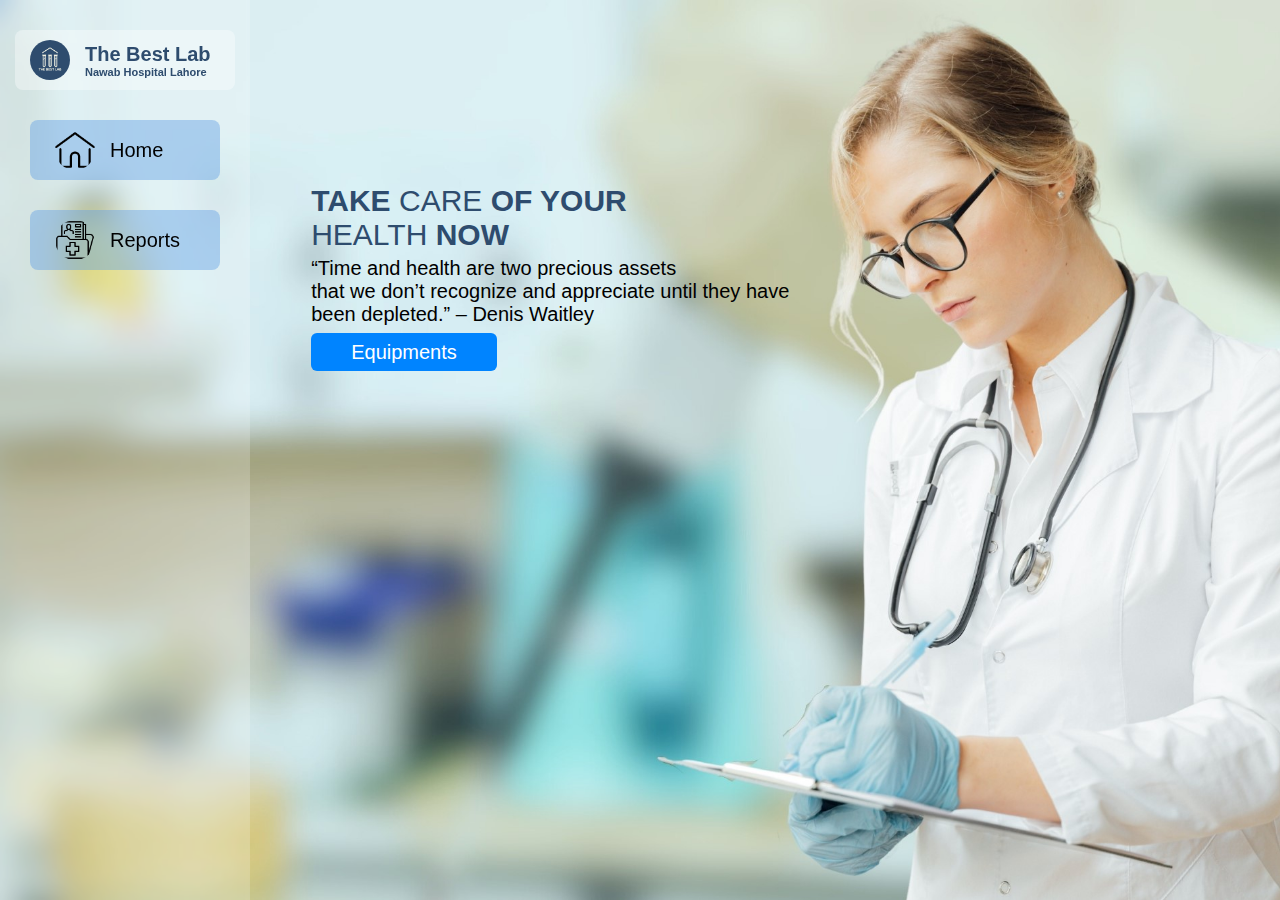
<file: index.html>
<!DOCTYPE html>
<html lang="en">

<head>
    <meta charset="UTF-8">
    <meta name="viewport" content="width=device-width, initial-scale=1.0">
    <link rel="stylesheet" href="style.css">
    <link rel="icon" href="Pics/iconn.jpg" type="image/x-icon">
    <link href="https://cdn.jsdelivr.net/npm/bootstrap@5.3.1/dist/css/bootstrap.min.css" rel="stylesheet"
        integrity="sha384-4bw+/aepP/YC94hEpVNVgiZdgIC5+VKNBQNGCHeKRQN+PtmoHDEXuppvnDJzQIu9" crossorigin="anonymous">
    <title>The Best Lab</title>
</head>

<body>
    <!-- Header Start -->
    <div class="header">
        <div class="side-nav">
            <div class="user">
                <img src="Pics/iconn.jpg" class="user-img">
                <div>
                    <h2>The Best Lab</h2>
                    <p>Nawab Hospital Lahore</p>
                </div>
            </div>
            <!-- Header Start -->

            <!-- Home Navbar Start -->
            <ul>
                <li class="home" style="background-color: rgba(27, 115, 216, 0.301);backdrop-filter: blur(5px);padding: 10px;
                border-radius: 8px;"><img src="Pics/home.png" alt=""><a href="#">Home</a></li>
                <li class="reports"
                    style="background-color: rgba(27, 115, 216, 0.301);backdrop-filter: blur(5px);padding: 10px; border-radius: 8px;">
                    <img src="Pics/patient.png" alt=""><a href="Report.html">Reports</a></li>

        </div>
        <!-- Home Navbar End -->

        <!-- Home Costomization Start -->

        <div class="body">
            <div class="h-txt">
                <p><b>TAKE </b>CARE <b>OF YOUR <br></b>HEALTH <b>NOW</b></p>
                <blockquote>“Time and health are two precious assets <br> that we don’t recognize and appreciate until
                    they have <br> been depleted.” – Denis Waitley </blockquote>
            </div>
            <div class="table">
                <a href="Learn/Learn.html">Equipments</a>
            </div>
        </div>

        <!-- Home Costomization End -->
    </div>
    
</body>

</html>
</file>
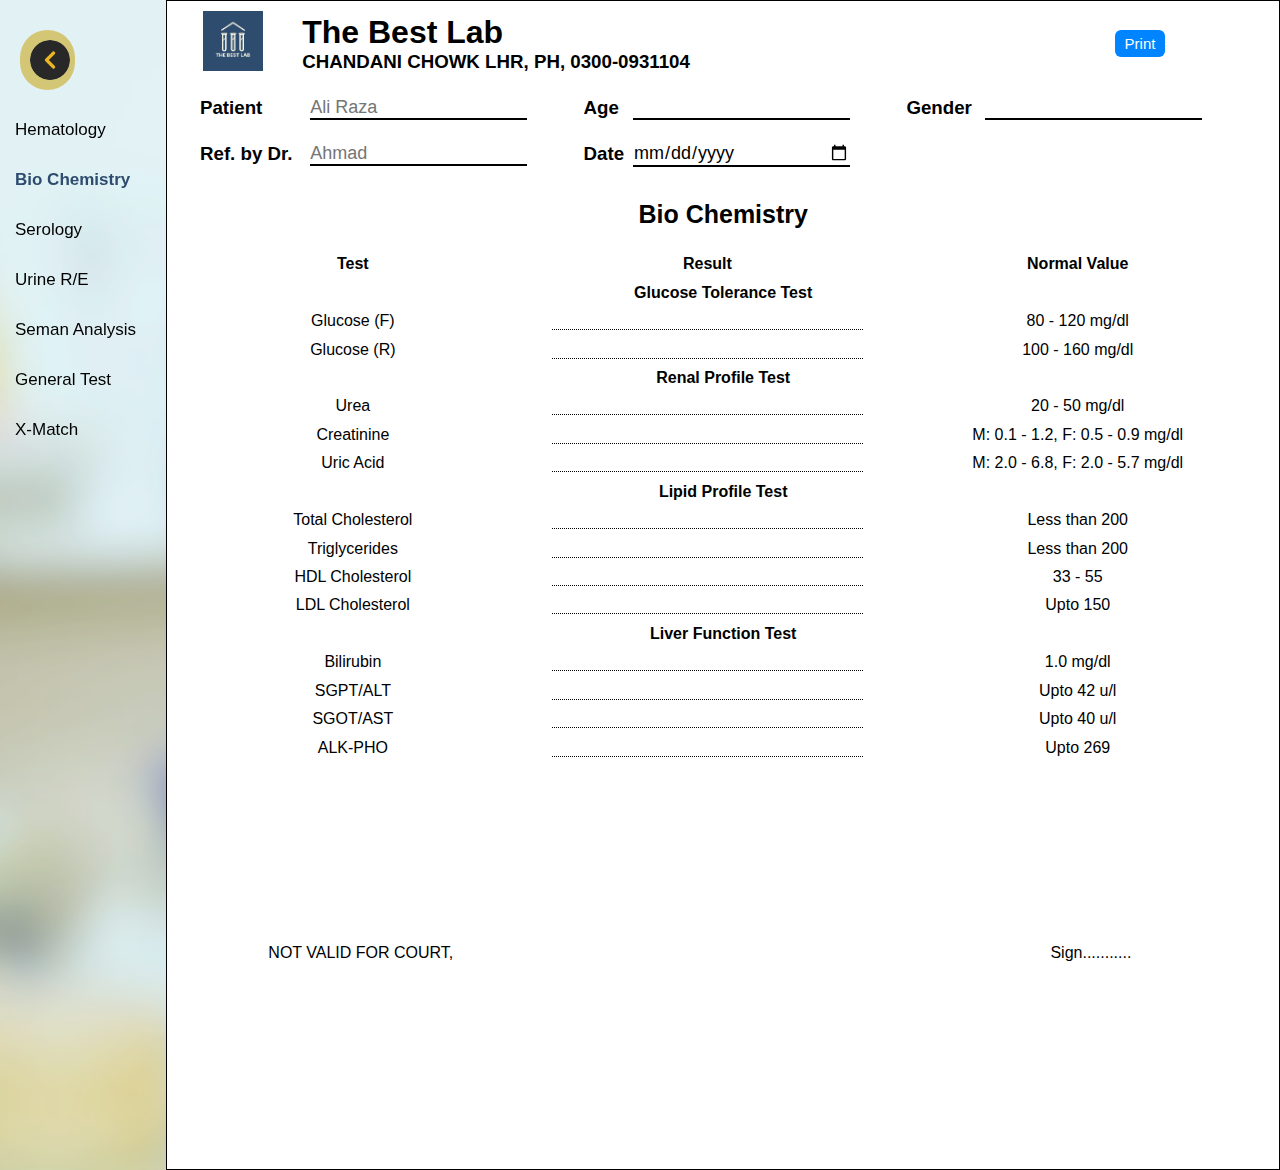
<file: Chemistry.html>
<!DOCTYPE html>
<html lang="en">
    <head>
        <meta charset="UTF-8">
        <meta name="viewport" content="width=device-width, initial-scale=1.0">
        <link rel="stylesheet" href="report.css">
        <link rel = "icon" href = "Pics/iconn.jpg" type = "image/x-icon">
        <title>The Best Lab</title>
    </head>
<body>
    <div class="main">
        <div class="side-nav">
            <div class="back">
                <a href="Report.html"><img src="../Pics/back.png" alt="">
                </a>
            </div>
            <ul>
                <li class="link"><a href="Hematology.html">Hematology</a></li>
                <li><a href="Chemistry.html" style="color: #2E4C6E; font-weight: 600;">Bio Chemistry</a></li>
                <li><a href="Serology.html">Serology</a></li>
                <li><a href="Urine.html">Urine R/E</a></li>
                <li><a href="Seman.html">Seman Analysis</a></li>
                <li><a href="General.html">General Test</a></li>
                <li><a href="Match.html">X-Match</a></li>
            </ul>
        </div>
        <div class="container">
            <table border="0" width="100%" height="6%" align="center" class="head">
                <tr>
                    <td width="10%">
                        <img src="../Pics/iconn.jpg" alt="">
                    </td>
                    <td width="70%"><h1>The Best Lab</h1>
                        <h3>CHANDANI CHOWK LHR, PH, 0300-0931104</h3>
                    </td>
                    <td><Button onclick="window.print();" class="btn">Print</Button></td>
                </tr>   
            </table>
            <table border="0" width="100%" height="8%" align="left" class="entry">
                <tr class="info">
                <td><h3>Patient</h3></td>
                <td><h3><input type="text" placeholder="Ali Raza"></h3></td>
                <td><h3>Age</h3></td>
                <td><h3><input type="text"></h3></td>
                <td><h3>Gender</h3></td>
                <td><h3><input type="text" ></h3></td>
                </tr>
                <tr class="info">
                <td><h3>Ref. by Dr.</h3></td>
                <td><h3><input type="text" placeholder="Ahmad"></h3></td>
                <td><h3>Date</h3></td>
                <td><h3><input type="date"></h3></td>
                </tr>
                </table>
                <br><br>
                <table border="0" border-radius="5px" width="100%" height="50%" align="left" class="data">
                    <tr>
                        <td colspan="3" id="t1"><b>Bio Chemistry</b></td></tr>
                        <tr class="data1">
                        <td width="30%"><b>Test</b></td>
                        <td width="37%" align="center"><b>Result</b></td>
                        <td width="33%" align="center"><b>Normal Value</b></td>
                    </tr>
                    <tr>
                        <td colspan="3"><b>Glucose Tolerance Test</b></td>
                    </tr>
                    <tr>
                        <td>Glucose (F)</td>
                        <td id="txt"><input type="text"></td>
                        <td>80 - 120 mg/dl</td>
                    </tr>
                    <tr>
                        <td>Glucose (R)</td>
                        <td id="txt"><input type="text"></td>
                        <td>100 - 160 mg/dl</td>
                    </tr>
                    <tr>
                        <td colspan="3"><b>Renal Profile Test</b></td>
                    </tr>
                    <tr>
                        <td>Urea</td>
                        <td id="txt"><input type="text"></td>
                        <td>20 - 50 mg/dl</td>
                    </tr>
                    <tr>
                        <td>Creatinine</td>
                        <td id="txt"><input type="text"></td>
                        <td>M: 0.1 - 1.2, F: 0.5 - 0.9 mg/dl</td>
                    </tr>
                    <tr>
                        <td>Uric Acid</td>
                        <td id="txt"><input type="text"></td>
                        <td>M: 2.0 - 6.8, F: 2.0 - 5.7 mg/dl</td>
                    </tr>
                    <tr>
                        <td colspan="3"><b>Lipid Profile Test</b></td>
                    </tr>
                    <tr>
                        <td>Total Cholesterol</td>
                        <td id="txt"><input type="text"></td>
                        <td>Less than 200</td>
                    </tr>
                    <tr>
                        <td>Triglycerides</td>
                        <td id="txt"><input type="text"></td>
                        <td>Less than 200</td>
                    </tr>
                    <tr>
                        <td>HDL Cholesterol</td>
                        <td id="txt"><input type="text"></td>
                        <td>33 - 55</td>
                    </tr>
                    <tr>
                        <td>LDL Cholesterol</td>
                        <td id="txt"><input type="text"></td>
                        <td>Upto 150</td>
                    </tr>
                    <tr>
                        <td colspan="3"><b>Liver Function Test</b></td>
                    </tr>
                    <tr>
                        <td>Bilirubin</td>
                        <td id="txt"><input type="text"></td>
                        <td>1.0 mg/dl</td>
                    </tr>
                    <tr>
                        <td>SGPT/ALT</td>
                        <td id="txt"><input type="text"></td>
                        <td>Upto 42 u/l</td>
                    </tr>
                    <tr>
                        <td>SGOT/AST</td>
                        <td id="txt"><input type="text"></td>
                        <td>Upto 40 u/l</td>
                    </tr>
                    <tr>
                        <td>ALK-PHO</td>
                        <td id="txt"><input type="text"></td>
                        <td>Upto 269</td>
                    </tr>
                </table><br>
                <table border="0" width="100%" height="11%" align="center" class="foot">
                    <tr>
                        <td colspan="3">&nbsp;</td>
                    </tr>
                    <tr>
                        <td colspan="3">&nbsp;</td>
                    </tr>
                    <tr>
                        <td colspan="3">&nbsp;</td>
                    </tr>
                    <tr>
                        <td colspan="3">&nbsp;</td>
                    </tr>
                    <tr>
                        <td colspan="3">&nbsp;</td>
                    </tr>
                    <tr>
                        <td colspan="3">&nbsp;</td>
                    </tr>
                    <tr>
                        <td colspan="3">&nbsp;</td>
                    </tr>
                    <tr>
                        <td colspan="3">&nbsp;</td>
                    </tr>
                    <tr>
                        <td colspan="3">&nbsp;</td>
                    </tr>
                    <tr>
                        <td><p style="text-align: left;padding-left: 10%;">NOT VALID FOR COURT,</p></td>
                        <td><p>Sign...........</p></td>
                    </tr>
            </table>
        </div>
    </div>
</body>
</html>
</file>
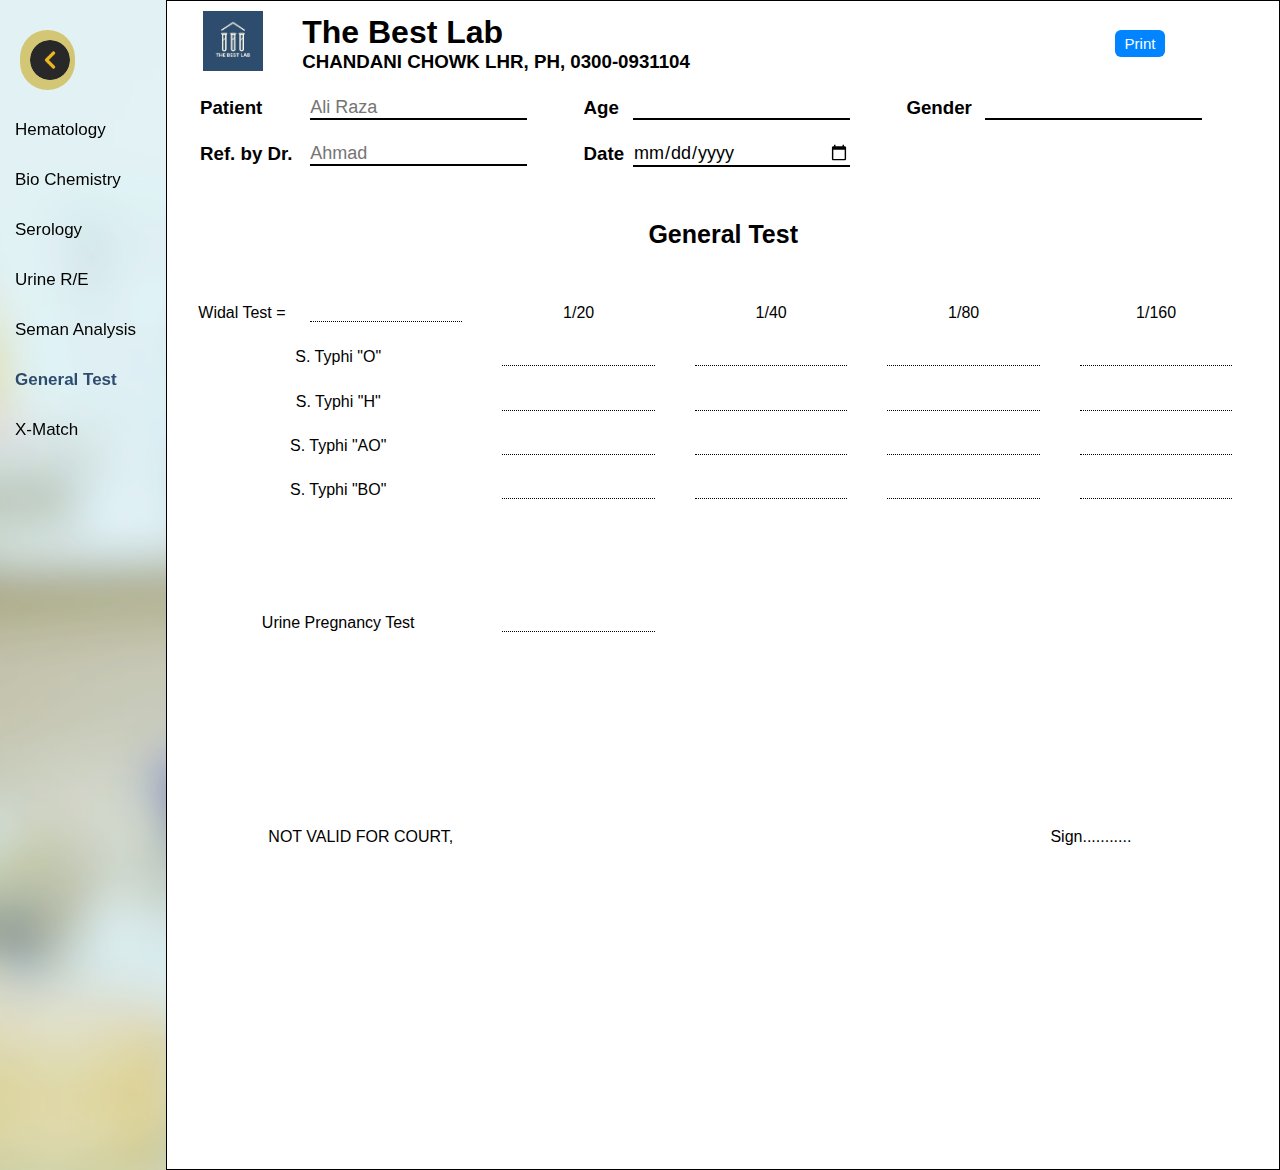
<file: General.html>
<!DOCTYPE html>
<html lang="en">
    <head>
        <meta charset="UTF-8">
        <meta name="viewport" content="width=device-width, initial-scale=1.0">
        <link rel="stylesheet" href="report.css">
        <link rel = "icon" href = "Pics/iconn.jpg" type = "image/x-icon">
        <title>The Best Lab</title>
    </head>
<body>
    <div class="main">
        <div class="side-nav">
            <div class="back">
                <a href="Report.html"><img src="../Pics/back.png" alt="">
                </a>
            </div>
            <ul>
                <li class="link"><a href="Hematology.html">Hematology</a></li>
                <li><a href="Chemistry.html">Bio Chemistry</a></li>
                <li><a href="Serology.html">Serology</a></li>
                <li><a href="Urine.html">Urine R/E</a></li>
                <li><a href="Seman.html">Seman Analysis</a></li>
                <li><a href="General.html" style="color: #2E4C6E; font-weight: 600;">General Test</a></li>
                <li><a href="Match.html">X-Match</a></li>
            </ul>
        </div>
        <div class="container">
            <table border="0" width="100%" height="6%" align="center" class="head">
                <tr>
                    <td width="10%">
                        <img src="../Pics/iconn.jpg" alt="">
                    </td>
                    <td width="70%"><h1>The Best Lab</h1>
                        <h3>CHANDANI CHOWK LHR, PH, 0300-0931104</h3>
                    </td>
                    <td><Button onclick="window.print();" class="btn">Print</Button></td>
                </tr>   
            </table>
            <table border="0" width="100%" height="8%" align="left" class="entry">
                <tr class="info">
                <td><h3>Patient</h3></td>
                <td><h3><input type="text" placeholder="Ali Raza"></h3></td>
                <td><h3>Age</h3></td>
                <td><h3><input type="text"></h3></td>
                <td><h3>Gender</h3></td>
                <td><h3><input type="text" ></h3></td>
                </tr>
                <tr class="info">
                <td><h3>Ref. by Dr.</h3></td>
                <td><h3><input type="text" placeholder="Ahmad"></h3></td>
                <td><h3>Date</h3></td>
                <td><h3><input type="date"></h3></td>
                </tr>
                </table>
                <br><br>
                <table border="0" border-radius="5px" width="100%" height="40%" align="left" class="data">
                    <tr>
                        <td colspan="6" id="t1"><b>General Test</b></td>
                    </tr>
                    
                    <tr>
                        <td><p>Widal Test = </p></td>
                        <td><input type="text"></td>
                        <td>1/20</td>
                        <td>1/40</td>
                        <td>1/80</td>
                        <td>1/160</td>
                    </tr>
                    <tr>
                        <td colspan="2">S. Typhi "O"</td>
                        <td id="txt"><input type="text"></td>
                        <td id="txt"><input type="text"></td>
                        <td id="txt"><input type="text"></td>
                        <td id="txt"><input type="text"></td>
                    </tr>
                    <tr>
                        <td colspan="2">S. Typhi "H"</td>
                        <td id="txt"><input type="text"></td>
                        <td id="txt"><input type="text"></td>
                        <td id="txt"><input type="text"></td>
                        <td id="txt"><input type="text"></td>
                    </tr>
                    <tr>
                        <td colspan="2">S. Typhi "AO"</td>
                        <td id="txt"><input type="text"></td>
                        <td id="txt"><input type="text"></td>
                        <td id="txt"><input type="text"></td>
                        <td id="txt"><input type="text"></td>
                    </tr>
                    <tr>
                        <td colspan="2">S. Typhi "BO"</td>
                        <td id="txt"><input type="text"></td>
                        <td id="txt"><input type="text"></td>
                        <td id="txt"><input type="text"></td>
                        <td id="txt"><input type="text"></td>
                    </tr>
                    <tr>
                        <td>&nbsp;</td>
                    </tr>
                    <tr>
                        <td>&nbsp;</td>
                    </tr>
                    <tr>
                        <td colspan="2">Urine Pregnancy Test</td>
                        <td id="txt"><input type="text"></td>
                    </tr>
                </table><br>
                <table border="0" width="100%" height="11%" align="center" class="foot">
                    <tr>
                        <td colspan="3">&nbsp;</td>
                    </tr>
                    <tr>
                        <td colspan="3">&nbsp;</td>
                    </tr>
                    <tr>
                        <td colspan="3">&nbsp;</td>
                    </tr>
                    <tr>
                        <td colspan="3">&nbsp;</td>
                    </tr>
                    <tr>
                        <td colspan="3">&nbsp;</td>
                    </tr>
                    <tr>
                        <td colspan="3">&nbsp;</td>
                    </tr>
                    <tr>
                        <td colspan="3">&nbsp;</td>
                    </tr>
                    <tr>
                        <td colspan="3">&nbsp;</td>
                    </tr>
                    <tr>
                        <td colspan="3">&nbsp;</td>
                    </tr>
                    <tr>
                        <td><p style="text-align: left;padding-left: 10%;">NOT VALID FOR COURT,</p></td>
                        <td><p>Sign...........</p></td>
                    </tr>
            </table>
        </div>
    </div>
</body>
</html>
</file>
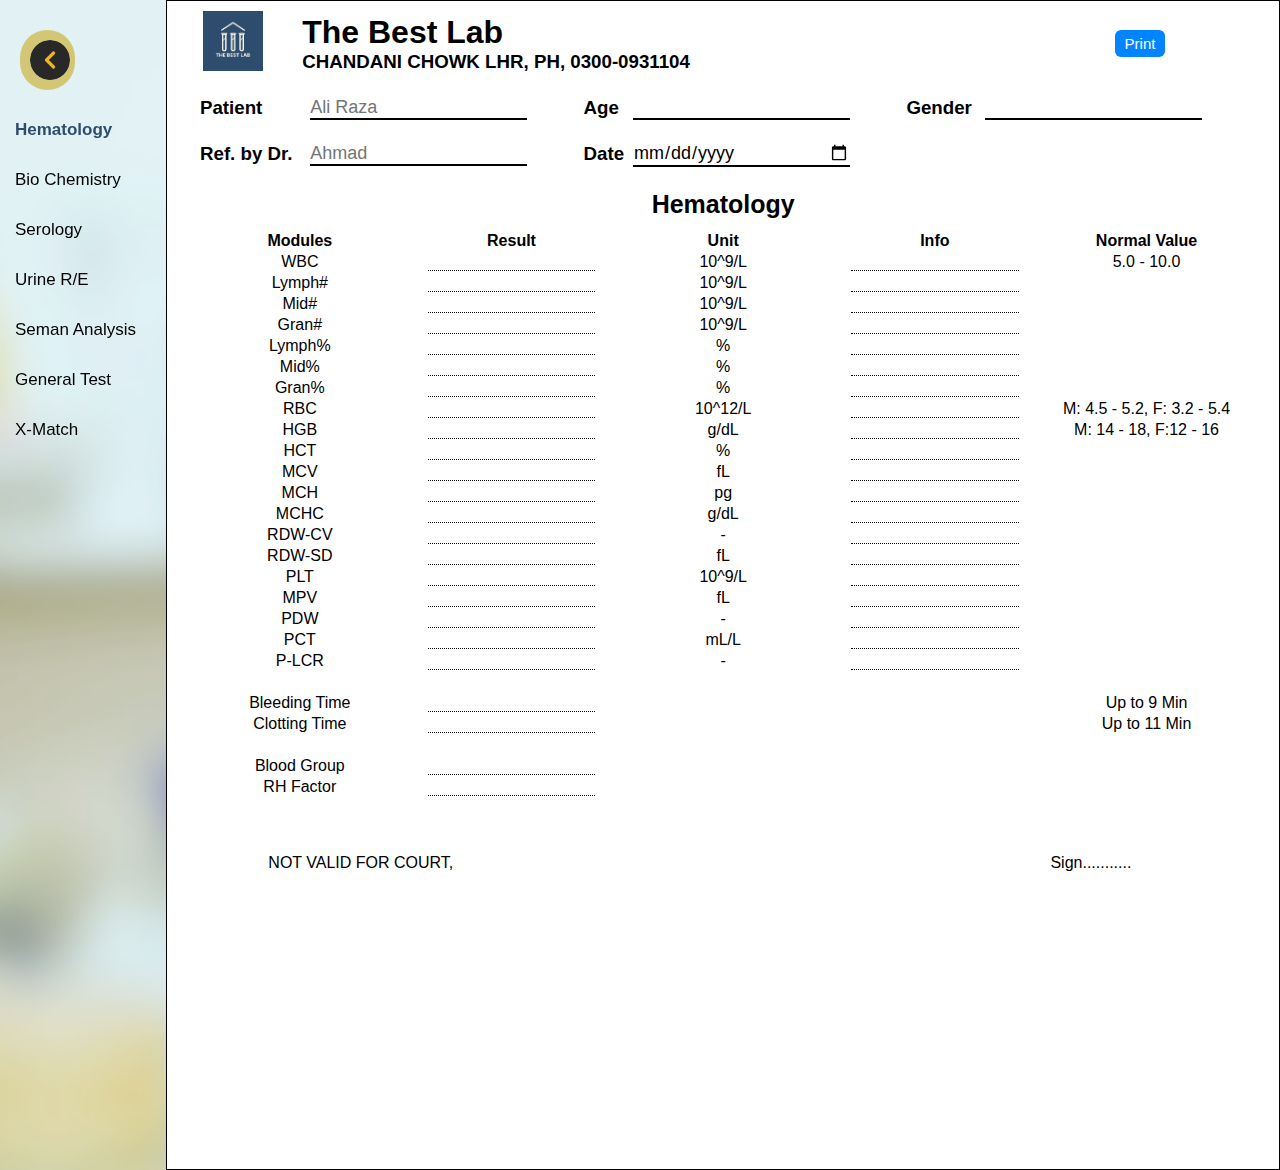
<file: Hematology.html>
<!DOCTYPE html>
<html lang="en">
    <head>
        <meta charset="UTF-8">
        <meta name="viewport" content="width=device-width, initial-scale=1.0">
        <link rel="stylesheet" href="report.css">
        <link rel = "icon" href = "Pics/iconn.jpg" type = "image/x-icon">
        <title>The Best Lab</title>
    </head>
<body>
    <div class="main">
        <div class="side-nav">
            <!-- Back Button -->
            <div class="back">
                <a href="Report.html"><img src="../Pics/back.png" alt="">
                </a>
            </div>

            <!-- Navbar -->
            <ul>
                <li class="link"><a href="Hematology.html" style="color: #2E4C6E; font-weight: 600;">Hematology</a></li>
                <li><a href="Chemistry.html">Bio Chemistry</a></li>
                <li><a href="Serology.html">Serology</a></li>
                <li><a href="Urine.html">Urine R/E</a></li>
                <li><a href="Seman.html">Seman Analysis</a></li>
                <li><a href="General.html">General Test</a></li>
                <li><a href="Match.html">X-Match</a></li>
            </ul>
        </div>
        <div class="container">
            <!-- Header work -->
            <table border="0" width="100%" height="6%" align="center" class="head">
                <tr>
                    <td width="10%">
                        <img src="../Pics/iconn.jpg" alt="">
                    </td>
                    <td width="70%"><h1>The Best Lab</h1>
                        <h3>CHANDANI CHOWK LHR, PH, 0300-0931104</h3>
                    </td>
                    <td><Button onclick="window.print();" class="btn">Print</Button></td>
                </tr>   
            </table>

            <!-- Info Collection -->
            <table border="0" width="100%" height="8%" align="left" class="entry">
                <tr class="info">
                <td><h3>Patient</h3></td>
                <td><h3><input type="text" placeholder="Ali Raza"></h3></td>
                <td><h3>Age</h3></td>
                <td><h3><input type="text"></h3></td>
                <td><h3>Gender</h3></td>
                <td><h3><input type="text" ></h3></td>
                </tr>
                <tr class="info">
                <td><h3>Ref. by Dr.</h3></td>
                <td><h3><input type="text" placeholder="Ahmad"></h3></td>
                <td><h3>Date</h3></td>
                <td><h3><input type="date"></h3></td>
                </tr>
                </table>
                <br>

                <!-- Report Body -->
                <table border="0" border-radius="5px" width="100%" height="25%" align="left" class="data">
                    <tr>
                        <td colspan="5" id="t1"><b>Hematology</b></td></tr>
                        <tr class="data1">
                        <td width="20%"><b>Modules</b></td>
                        <td width="20%" align="center"><b>Result</b></td>
                        <td width="20%" align="center"><b>Unit</b></td>
                        <td width="20%" align="center"><b>Info</b></td>
                        <td width="20%" align="center"><b>Normal Value</b></td>
                    </tr>
                    <tr>
                        <td>WBC</td>
                        <td id="txt"><input type="text"></td>
                        <td>10^9/L</td>
                        <td id="txt"><input type="text"></td>
                        <td>5.0 - 10.0</td>
                    </tr>
                    <tr>
                        <td>Lymph#</td>
                        <td id="txt"><input type="text"></td>
                        <td>10^9/L</td>
                        <td id="txt"><input type="text"></td>
                    </tr>
                    <tr>
                        <td>Mid#</td>
                        <td id="txt"><input type="text"></td>
                        <td>10^9/L</td>
                        <td id="txt"><input type="text"></td>
                    </tr>
                    <tr>
                        <td>Gran#</td>
                        <td id="txt"><input type="text"></td>
                        <td>10^9/L</td>
                        <td id="txt"><input type="text"></td>
                    </tr>
                    <tr>
                        <td>Lymph%</td>
                        <td id="txt"><input type="text"></td>
                        <td>%</td>
                        <td id="txt"><input type="text"></td>
                    </tr>
                    <tr>
                        <td>Mid%</td>
                        <td id="txt"><input type="text"></td>
                        <td>%</td>
                        <td id="txt"><input type="text"></td>
                    </tr>
                    <tr>
                        <td>Gran%</td>
                        <td id="txt"><input type="text"></td>
                        <td>%</td>
                        <td id="txt"><input type="text"></td>
                    </tr>
                    <tr>
                        <td>RBC</td>
                        <td id="txt"><input type="text"></td>
                        <td>10^12/L</td>
                        <td id="txt"><input type="text"></td>
                        <td>M: 4.5 - 5.2, F: 3.2 - 5.4</td>
                    </tr>
                    <tr>
                        <td>HGB</td>
                        <td id="txt"><input type="text"></td>
                        <td>g/dL</td>
                        <td id="txt"><input type="text"></td>
                        <td>M: 14 - 18, F:12 - 16</td>
                    </tr>
                    <tr>
                        <td>HCT</td>
                        <td id="txt"><input type="text"></td>
                        <td>%</td>
                        <td id="txt"><input type="text"></td>
                    </tr>
                    <tr>
                        <td>MCV</td>
                        <td id="txt"><input type="text"></td>
                        <td>fL</td>
                        <td id="txt"><input type="text"></td>
                    </tr>
                    <tr>
                        <td>MCH</td>
                        <td id="txt"><input type="text"></td>
                        <td>pg</td>
                        <td id="txt"><input type="text"></td>

                    </tr>
                    <tr>
                        <td>MCHC</td>
                        <td id="txt"><input type="text"></td>
                        <td>g/dL</td>
                        <td id="txt"><input type="text"></td>
                    </tr>
                    <tr>
                        <td>RDW-CV</td>
                        <td id="txt"><input type="text"></td>
                        <td>-</td>
                        <td id="txt"><input type="text"></td>
                    </tr>
                    <tr>
                        <td>RDW-SD</td>
                        <td id="txt"><input type="text"></td>
                        <td>fL</td>
                        <td id="txt"><input type="text"></td>
                    </tr>
                    <tr>
                        <td>PLT</td>
                        <td id="txt"><input type="text"></td>
                        <td>10^9/L</td>
                        <td id="txt"><input type="text"></td>
                    </tr>
                    <tr>
                        <td>MPV</td>
                        <td id="txt"><input type="text"></td>
                        <td>fL</td>
                        <td id="txt"><input type="text"></td>
                    </tr>
                    <tr>
                        <td>PDW</td>
                        <td id="txt"><input type="text"></td>
                        <td>-</td>
                        <td id="txt"><input type="text"></td>
                    </tr>
                    <tr>
                        <td>PCT</td>
                        <td id="txt"><input type="text"></td>
                        <td>mL/L</td>
                        <td id="txt"><input type="text"></td>
                    </tr>
                    <tr>
                        <td>P-LCR</td>
                        <td id="txt"><input type="text"></td>
                        <td>-</td>
                        <td id="txt"><input type="text"></td>
                    </tr>
                    <tr>
                        <td colspan="3">&nbsp;</td>
                    </tr>
                    <tr>
                        <td>Bleeding Time</td>
                        <td id="txt"><input type="text"></td>
                        <td>&nbsp;</td>
                        <td>&nbsp;</td>
                        <td>Up to 9 Min</td>
                    </tr>
                    <tr>
                        <td>Clotting Time</td>
                        <td id="txt"><input type="text"></td>
                        <td>&nbsp;</td>
                        <td>&nbsp;</td>
                        <td>Up to 11 Min</td>
                    </tr>
                    <tr>
                        <td colspan="5">&nbsp;</td>
                    </tr>
                    <tr>
                        <td>Blood Group</td>
                        <td id="txt"><input type="text"></td>
                        <td></td>
                    </tr>
                    <tr>
                        <td>RH Factor</td>
                        <td id="txt"><input type="text"></td>
                        <td></td>
                    </tr>
                </table><br>

                <!-- Footer -->
                <table border="0" width="100%" height="11%" align="center" class="foot">
                    <tr>
                        <td><p style="text-align: left;padding-left: 10%;">NOT VALID FOR COURT,</p></td>
                        <td><p>Sign...........</p></td>
                    </tr>
            </table>
        </div>
    </div>
</body>
</html>
</file>
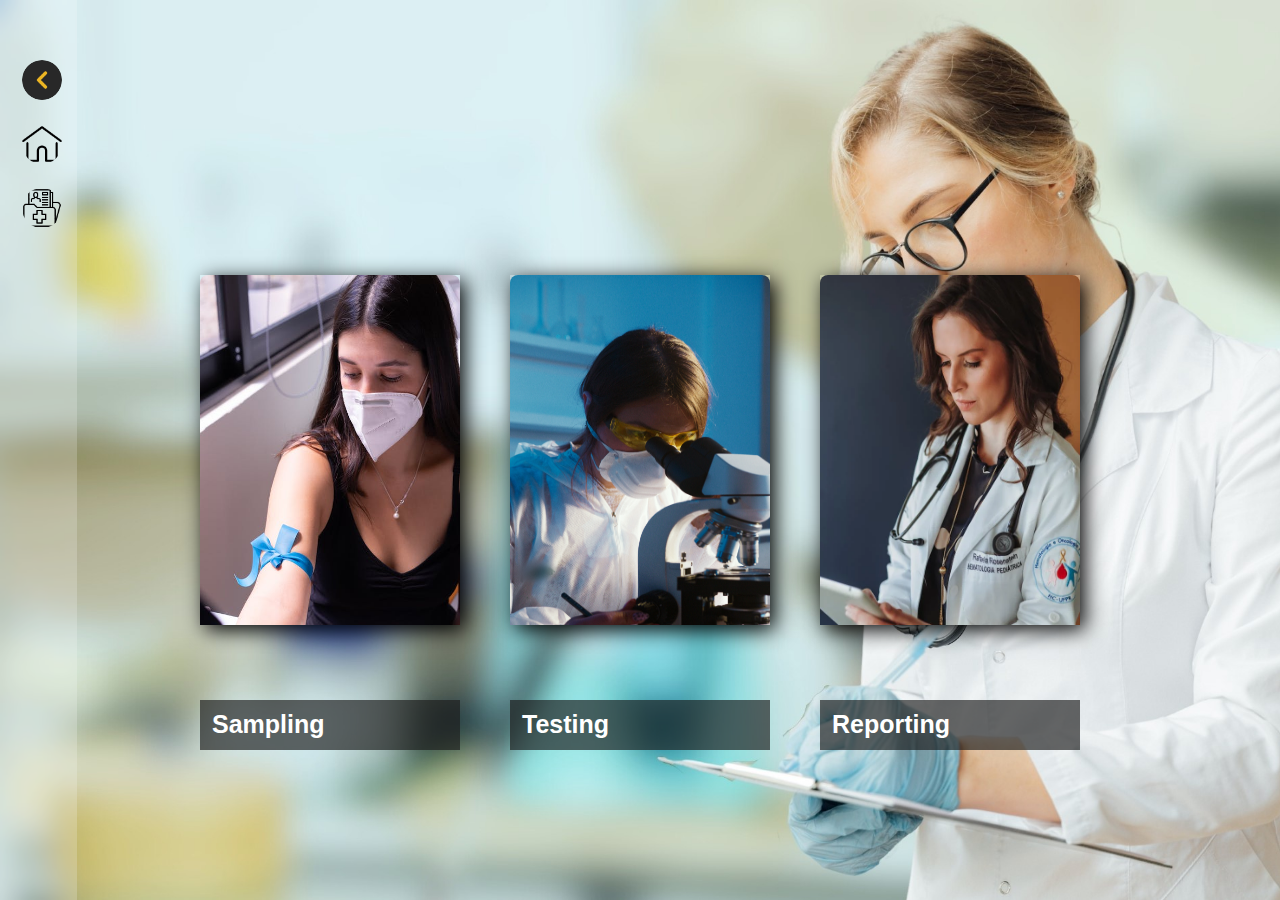
<file: Learn.html>
<!DOCTYPE html>
<html lang="en">
    <head>
        <meta charset="UTF-8">
        <meta name="viewport" content="width=device-width, initial-scale=1.0">
        <link rel="stylesheet" href="learn.css">
        <link rel = "icon" href = "../Pics/iconn.jpg" type = "image/x-icon">
        <title>The Best Lab</title>
    </head>
<body>
    <div class="main">
        <div class="side-nav">
            <div class="back">
                <ul>
                    <li><a href="../Pages/Report.html"><img src="../Pics/back.png" alt=""></a></li>
                    <li><a href="../index.html"><img src="../Pics/home.png" alt=""></a></li>
                    <li><a href="../Pages/Report.html"><img src="../Pics/patient.png" alt=""></a></li>
                </ul>
            </div>
        </div>
        <!-- Report Costomization Start -->
        <div class="body">
            <div class="head">
                <div class="container">
                    <div class="card">
                        <img src="../Pics/sample.jpeg" alt="">
                        <div class="intro">
                            <h1>Sampling</h1>
                            <p>Sampling is the first step in Labortary at where Technician take the Blood of patient.</p>
                        </div>
                    </div>
                    <div class="card">
                        <img src="../Pics/test.jpg" alt="">
                        <div class="intro">
                            <h1>Testing</h1>
                            <p>Testing step includes the process step at where a Technician examines the blood properly by doing his job perfectly.</p>
                        </div>
                    </div>
                    <div class="card">
                        <img src="../Pics/report.webp" alt="">
                        <div class="intro">
                            <h1>Reporting</h1>
                            <p>At this step Technician prepare the report of the patient according to the result of blood which he/she studied in Testing.</p>
                        </div>
                    </div>
                </div>
            </div>
        </div>
    </div>
</body>
</html>
</file>
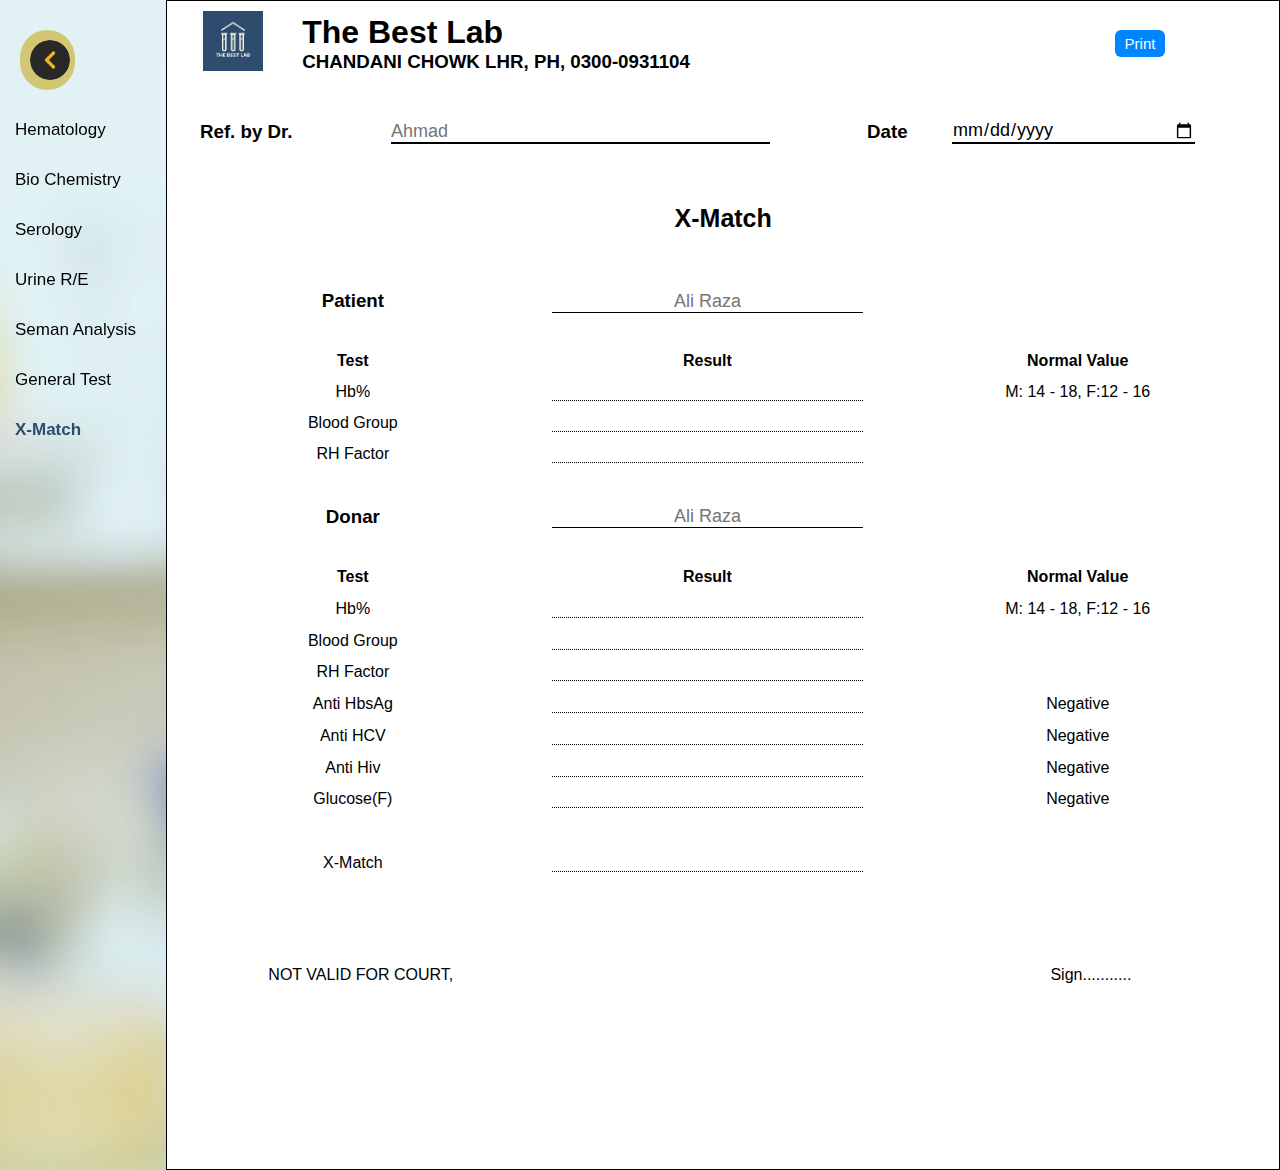
<file: Match.html>
<!DOCTYPE html>
<html lang="en">
    <head>
        <meta charset="UTF-8">
        <meta name="viewport" content="width=device-width, initial-scale=1.0">
        <link rel="stylesheet" href="report.css">
        <link rel = "icon" href = "Pics/iconn.jpg" type = "image/x-icon">
        <title>The Best Lab</title>
    </head>
<body>
    <div class="main">
        <div class="side-nav">
            <div class="back">
                <a href="Report.html"><img src="../Pics/back.png" alt="">
                </a>
            </div>
            <ul>
                <li class="link"><a href="Hematology.html">Hematology</a></li>
                <li><a href="Chemistry.html">Bio Chemistry</a></li>
                <li><a href="Serology.html">Serology</a></li>
                <li><a href="Urine.html">Urine R/E</a></li>
                <li><a href="Seman.html">Seman Analysis</a></li>
                <li><a href="General.html">General Test</a></li>
                <li><a href="Match.html" style="color: #2E4C6E; font-weight: 600;">X-Match</a></li>
            </ul>
        </div>
        <div class="container">
            <table border="0" width="100%" height="6%" align="center" class="head">
                <tr>
                    <td width="10%">
                        <img src="../Pics/iconn.jpg" alt="">
                    </td>
                    <td width="70%"><h1>The Best Lab</h1>
                        <h3>CHANDANI CHOWK LHR, PH, 0300-0931104</h3>
                    </td>
                    <td><Button onclick="window.print();" class="btn">Print</Button></td>
                </tr>   
            </table>
            <table border="0" width="100%" height="8%" align="left" class="entry">
                <tr class="info">
                <td><h3>Ref. by Dr.</h3></td>
                <td><h3><input type="text" placeholder="Ahmad"></h3></td>
                <td><h3>Date</h3></td>
                <td><h3><input type="date"></h3></td>
                </tr>
            </table>
                <br><br>
            <table border="0" border-radius="5px" width="100%" height="25%" align="left" class="data">
                    <tr>
                        <td colspan="6" id="t1"><b>X-Match</b></td>
                    </tr>
                    <tr>
                        <td colspan="6">&nbsp;</td>
                    </tr>
                    <tr class="info">
                        <td><h3>Patient</h3></td>
                        <td><h3><input type="text" placeholder="Ali Raza"></h3></td>
                        
                    </tr>
                    <tr>
                        <td>&nbsp;</td>
                    </tr>
                    <tr class="data1">
                        <td width="30%"><b>Test</b></td>
                        <td width="37%" align="center"><b>Result</b></td>
                        <td width="33%" align="center"><b>Normal Value</b></td>
                    </tr>
                    <tr>
                        <td>Hb%</td>
                        <td id="txt"><input type="text"></td>
                        <td>M: 14 - 18, F:12 - 16</td>
                    </tr>
                    <tr>
                        <td>Blood Group</td>
                        <td id="txt"><input type="text"></td>
                    </tr>
                    <tr>
                        <td>RH Factor</td>
                        <td id="txt"><input type="text"></td>
                    </tr><br>
                    
            </table><br><br>
            <table border="0" border-radius="5px" width="100%" height="35%" align="left" class="data">
                <tr><td colspan="6">&nbsp;</td></tr>
                    <tr class="info">
                        <td><h3>Donar</h3></td>
                        <td><h3><input type="text" placeholder="Ali Raza"></h3></td>
                    </tr>
                    <tr>
                        <td>&nbsp;</td>
                    </tr>
                    <tr class="data1">
                        <td width="30%"><b>Test</b></td>
                        <td width="37%" align="center"><b>Result</b></td>
                        <td width="33%" align="center"><b>Normal Value</b></td>
                    </tr>
                    <tr>
                        <td>Hb%</td>
                        <td id="txt"><input type="text"></td>
                        <td>M: 14 - 18, F:12 - 16</td>
                    </tr>
                    <tr>
                        <td>Blood Group</td>
                        <td id="txt"><input type="text"></td>
                    </tr>
                    <tr>
                        <td>RH Factor</td>
                        <td id="txt"><input type="text"></td>
                    </tr>
                    <tr>
                        <td>Anti HbsAg</td>
                        <td id="txt"><input type="text"></td>
                        <td>Negative</td>
                    </tr>
                    <tr>
                        <td>Anti HCV</td>
                        <td id="txt"><input type="text"></td>
                        <td>Negative</td>
                    </tr>
                    <tr>
                        <td>Anti Hiv</td>
                        <td id="txt"><input type="text"></td>
                        <td>Negative</td>
                    </tr>
                    <tr>
                        <td>Glucose(F)</td>
                        <td id="txt"><input type="text"></td>
                        <td>Negative</td>
                    </tr>
                    <tr>
                        <td>&nbsp;</td>
                    </tr>
                    <tr>
                        <td>X-Match</td>
                        <td id="txt"><input type="text"></td>
                    </tr>
            </table>
            <table border="0" width="100%" height="11%" align="center" class="foot">
                    
                    <tr>
                        <td colspan="3">&nbsp;</td>
                    </tr>
                    <tr>
                        <td><p style="text-align: left;padding-left: 10%;">NOT VALID FOR COURT,</p></td>
                        <td><p>Sign...........</p></td>
                    </tr>
            </table>
        </div>
    </div>
</body>
</html>
</file>
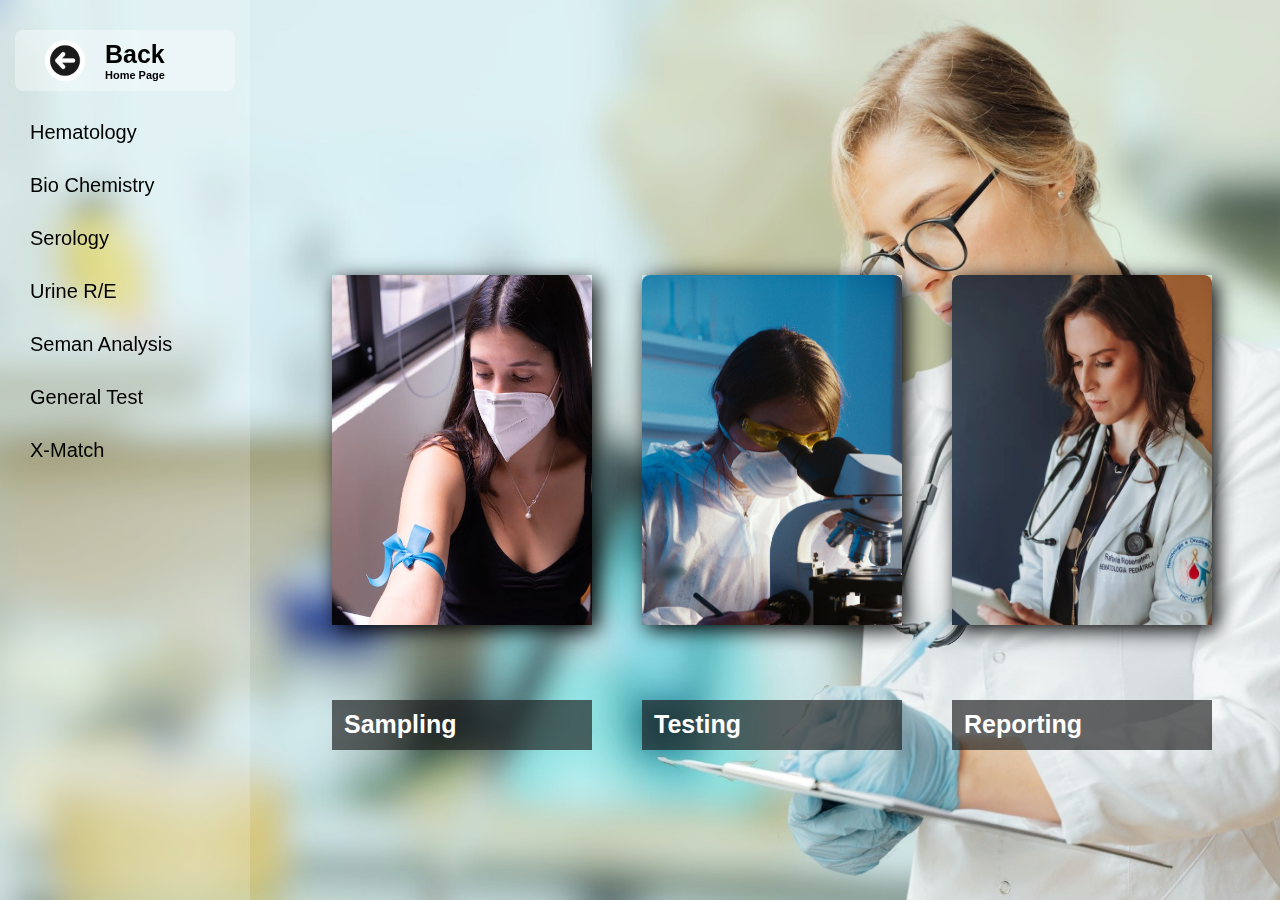
<file: Report.html>
<!DOCTYPE html>
<html lang="en">
    <head>
        <meta charset="UTF-8">
        <meta name="viewport" content="width=device-width, initial-scale=1.0">
        <link rel="stylesheet" href="../style.css">
        <link rel = "icon" href = "Pics/iconn.jpg" type = "image/x-icon">
        <title>The Best Lab</title>
    </head>
<body>
    <div class="header">
        <div class="side-nav">

            <!-- Back Button -->
            <div class="back">
                <a href="index.html"><img src="Pics/back.jpg" alt="">
                <div>
                    <h1>Back</h1>
                    <p>Home Page</p>
                </div>
                </a>
            </div>
            <!-- Nav Start -->
            <ul>
                <li class="link"><a href="Hematology.html">Hematology</a></li>
                <li><a href="Chemistry.html">Bio Chemistry</a></li>
                <li><a href="Serology.html">Serology</a></li>
                <li><a href="Urine.html">Urine R/E</a></li>
                <li><a href="Seman.html">Seman Analysis</a></li>
                <li><a href="General.html">General Test</a></li>
                <li><a href="Match.html">X-Match</a></li>
            </ul>
        </div>
        <!-- Report Costomization Start -->
        <div class="body">
            <div class="head">
                <div class="container">
                    <div class="card">
                        <img src="../Pics/sample.jpeg" alt="">
                        <div class="intro">
                            <h1>Sampling</h1>
                            <p>Sampling is the first step in Labortary at where Technician take the Blood of patient.</p>
                        </div>
                    </div>
                    <div class="card">
                        <img src="../Pics/test.jpg" alt="">
                        <div class="intro">
                            <h1>Testing</h1>
                            <p>Testing step includes the process step at where a Technician examines the blood properly by doing his job perfectly.</p>
                        </div>
                    </div>
                    <div class="card">
                        <img src="../Pics/report.webp" alt="">
                        <div class="intro">
                            <h1>Reporting</h1>
                            <p>At this step Technician prepare the report of the patient according to the result of blood which he/she studied in Testing.</p>
                        </div>
                    </div>
                </div>
            </div>
        </div>
    </div>
</body>
</html>
</file>
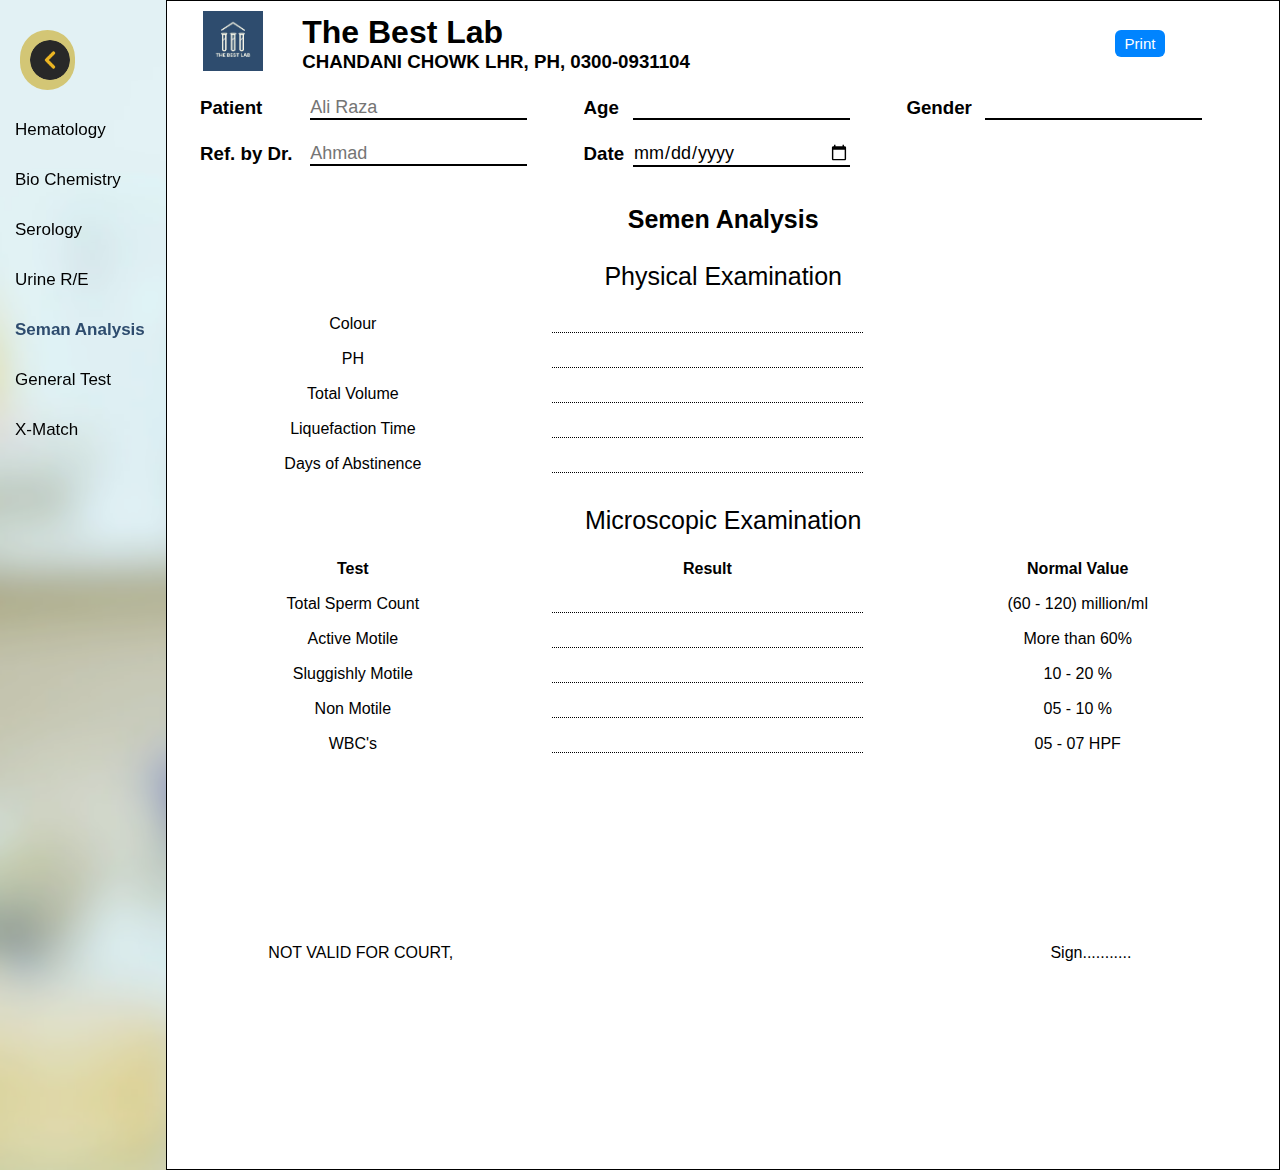
<file: Seman.html>
<!DOCTYPE html>
<html lang="en">
    <head>
        <meta charset="UTF-8">
        <meta name="viewport" content="width=device-width, initial-scale=1.0">
        <link rel="stylesheet" href="report.css">
        <link rel = "icon" href = "Pics/iconn.jpg" type = "image/x-icon">
        <title>The Best Lab</title>
    </head>
<body>
    <div class="main">
        <div class="side-nav">
            <div class="back">
                <a href="Report.html"><img src="Pics/back.png" alt="">
                </a>
            </div>
            <ul>
                <li class="link"><a href="Hematology.html">Hematology</a></li>
                <li><a href="Chemistry.html">Bio Chemistry</a></li>
                <li><a href="Serology.html">Serology</a></li>
                <li><a href="Urine.html">Urine R/E</a></li>
                <li><a href="Seman.html" style="color: #2E4C6E; font-weight: 600;">Seman Analysis</a></li>
                <li><a href="General.html">General Test</a></li>
                <li><a href="Match.html">X-Match</a></li>
            </ul>
        </div>
        <div class="container">
            <table border="0" width="100%" height="6%" align="center" class="head">
                <tr>
                    <td width="10%">
                        <img src="../Pics/iconn.jpg" alt="">
                    </td>
                    <td width="70%"><h1>The Best Lab</h1>
                        <h3>CHANDANI CHOWK LHR, PH, 0300-0931104</h3>
                    </td>
                    <td><Button onclick="window.print();" class="btn">Print</Button></td>
                </tr>   
            </table>
            <table border="0" width="100%" height="8%" align="left" class="entry">
                <tr class="info">
                <td><h3>Patient</h3></td>
                <td><h3><input type="text" placeholder="Ali Raza"></h3></td>
                <td><h3>Age</h3></td>
                <td><h3><input type="text"></h3></td>
                <td><h3>Gender</h3></td>
                <td><h3><input type="text" ></h3></td>
                </tr>
                <tr class="info">
                <td><h3>Ref. by Dr.</h3></td>
                <td><h3><input type="text" placeholder="Ahmad"></h3></td>
                <td><h3>Date</h3></td>
                <td><h3><input type="date"></h3></td>
                </tr>
                </table>
                <br><br>
                <table border="0" border-radius="5px" width="100%" height="50%" align="left" class="data">
                    <tr>
                        <td colspan="3" style=" text-align: center;font-size: 25px;align-items: center;padding-top: 10px;"><b>Semen Analysis</b></td>
                    </tr>
                    <tr>
                        <td colspan="3" style=" text-align: center;font-size: 25px;align-items: center;">Physical Examination</td>
                    </tr>
                        <tr class="data1"></tr>
                    <tr>
                        <td width="30%">Colour</td>
                        <td id="txt" width="20%"><input type="text"></td>
                        <td>&nbsp;</td>
                    </tr>
                    <tr>
                        <td>PH</td>
                        <td id="txt"><input type="text"></td>
                    </tr>
                    <tr>
                        <td>Total Volume</td>
                        <td id="txt"><input type="text"></td>
                    </tr>
                    <tr>
                        <td>Liquefaction Time</td>
                        <td id="txt"><input type="text"></td>
                    </tr>
                    <tr>
                        <td>Days of Abstinence</td>
                        <td id="txt"><input type="text"></td>
                    </tr>
                    <tr>
                        <td colspan="3" style="padding-top: 10px; text-align: center;font-size: 25px;align-items: center;">Microscopic Examination</td>
                    </tr>
                    <tr class="data1">
                        <td width="30%"><b>Test</b></td>
                        <td width="37%" align="center"><b>Result</b></td>
                        <td width="33%" align="center"><b>Normal Value</b></td>
                    </tr>
                    <tr>
                        <td>Total Sperm Count</td>
                        <td id="txt"><input type="text"></td>
                        <td>(60 - 120) million/ml</td>
                    </tr>
                    <tr>
                        <td>Active Motile</td>
                        <td id="txt"><input type="text"></td>
                        <td>More than 60%</td>
                    </tr>
                    <tr>
                        <td>Sluggishly Motile</td>
                        <td id="txt"><input type="text"></td>
                        <td>10 - 20 %</td>
                    </tr>
                    <tr>
                        <td>Non Motile</td>
                        <td id="txt"><input type="text"></td>
                        <td>05 - 10 %</td>
                    </tr>
                    <tr>
                        <td>WBC's</td>
                        <td id="txt"><input type="text"></td>
                        <td>05 - 07 HPF</td>
                    </tr>
                </table><br>
                <table border="0" width="100%" height="11%" align="center" class="foot">
                    <tr>
                        <td colspan="3">&nbsp;</td>
                    </tr>
                    <tr>
                        <td colspan="3">&nbsp;</td>
                    </tr>
                    <tr>
                        <td colspan="3">&nbsp;</td>
                    </tr>
                    <tr>
                        <td colspan="3">&nbsp;</td>
                    </tr>
                    <tr>
                        <td colspan="3">&nbsp;</td>
                    </tr>
                    <tr>
                        <td colspan="3">&nbsp;</td>
                    </tr>
                    <tr>
                        <td colspan="3">&nbsp;</td>
                    </tr>
                    <tr>
                        <td colspan="3">&nbsp;</td>
                    </tr>
                    <tr>
                        <td colspan="3">&nbsp;</td>
                    </tr>
                    <tr>
                        <td><p style="text-align: left;padding-left: 10%;">NOT VALID FOR COURT,</p></td>
                        <td><p>Sign...........</p></td>
                    </tr>
            </table>
        </div>
    </div>
</body>
</html>
</file>
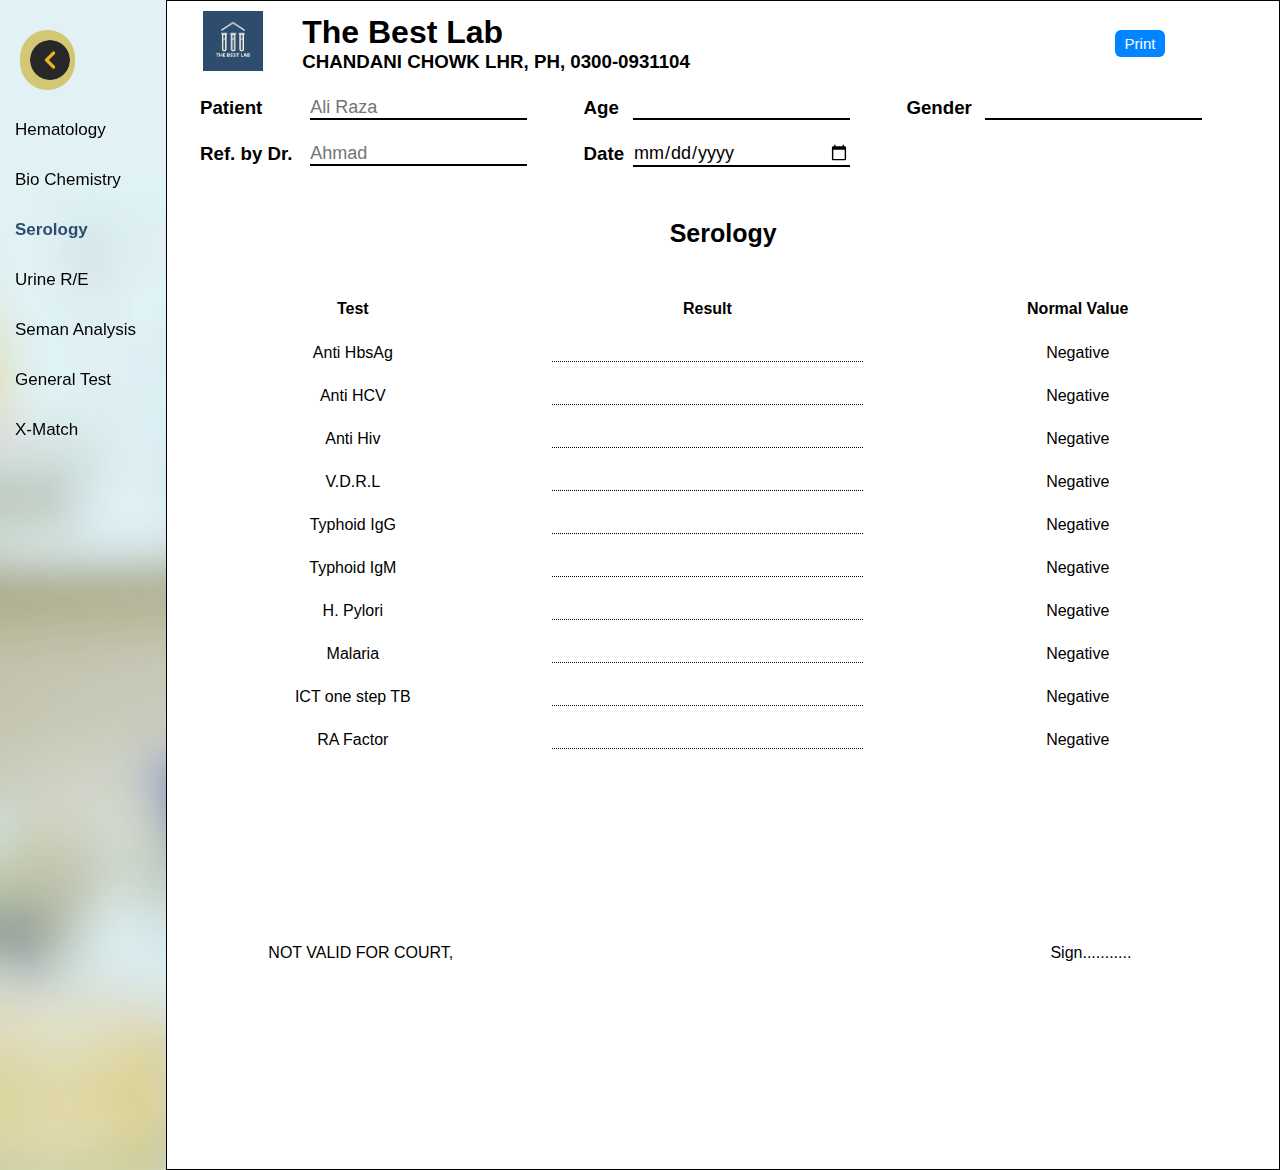
<file: Serology.html>
<!DOCTYPE html>
<html lang="en">
    <head>
        <meta charset="UTF-8">
        <meta name="viewport" content="width=device-width, initial-scale=1.0">
        <link rel="stylesheet" href="report.css">
        <link rel = "icon" href = "Pics/iconn.jpg" type = "image/x-icon">
        <title>The Best Lab</title>
    </head>
<body>
    <div class="main">
        <div class="side-nav">
            <div class="back">
                <a href="Report.html"><img src="Pics/back.png" alt="">
                </a>
            </div>
            <ul>
                <li class="link"><a href="Hematology.html">Hematology</a></li>
                <li><a href="Chemistry.html">Bio Chemistry</a></li>
                <li><a href="Serology.html" style="color: #2E4C6E; font-weight: 600;">Serology</a></li>
                <li><a href="Urine.html">Urine R/E</a></li>
                <li><a href="Seman.html">Seman Analysis</a></li>
                <li><a href="General.html">General Test</a></li>
                <li><a href="Match.html">X-Match</a></li>
            </ul>
        </div>
        <div class="container">
            <table border="0" width="100%" height="6%" align="center" class="head">
                <tr>
                    <td width="10%">
                        <img src="../Pics/iconn.jpg" alt="">
                    </td>
                    <td width="70%"><h1>The Best Lab</h1>
                        <h3>CHANDANI CHOWK LHR, PH, 0300-0931104</h3>
                    </td>
                    <td><Button onclick="window.print();" class="btn">Print</Button></td>
                </tr>   
            </table>
            <table border="0" width="100%" height="8%" align="left" class="entry">
                <tr class="info">
                <td><h3>Patient</h3></td>
                <td><h3><input type="text" placeholder="Ali Raza"></h3></td>
                <td><h3>Age</h3></td>
                <td><h3><input type="text"></h3></td>
                <td><h3>Gender</h3></td>
                <td><h3><input type="text" ></h3></td>
                </tr>
                <tr class="info">
                <td><h3>Ref. by Dr.</h3></td>
                <td><h3><input type="text" placeholder="Ahmad"></h3></td>
                <td><h3>Date</h3></td>
                <td><h3><input type="date"></h3></td>
                </tr>
                </table>
                <br><br>
                <table border="0" border-radius="5px" width="100%" height="50%" align="left" class="data">
                    <tr>
                        <td colspan="3" id="t1"><b>Serology</b></td>
                    </tr>
                    <tr class="data1">
                        <td width="30%"><b>Test</b></td>
                        <td width="37%" align="center"><b>Result</b></td>
                        <td width="33%" align="center"><b>Normal Value</b></td>
                    </tr>
                    <tr>
                        <td>Anti HbsAg</td>
                        <td id="txt"><input type="text"></td>
                        <td>Negative</td>
                    </tr>
                    <tr>
                        <td>Anti HCV</td>
                        <td id="txt"><input type="text"></td>
                        <td>Negative</td>
                    </tr>
                    <tr>
                        <td>Anti Hiv</td>
                        <td id="txt"><input type="text"></td>
                        <td>Negative</td>
                    </tr>
                    <tr>
                        <td>V.D.R.L</td>
                        <td id="txt"><input type="text"></td>
                        <td>Negative</td>
                    </tr>
                    <tr>
                        <td>Typhoid IgG</td>
                        <td id="txt"><input type="text"></td>
                        <td>Negative</td>
                    </tr>
                    <tr>
                        <td>Typhoid IgM</td>
                        <td id="txt"><input type="text"></td>
                        <td>Negative</td>
                    </tr>
                    <tr>
                        <td>H. Pylori</td>
                        <td id="txt"><input type="text"></td>
                        <td>Negative</td>
                    </tr>
                    <tr>
                        <td>Malaria</td>
                        <td id="txt"><input type="text"></td>
                        <td>Negative</td>
                    </tr>
                    <tr>
                        <td>ICT one step TB</td>
                        <td id="txt"><input type="text"></td>
                        <td>Negative</td>
                    </tr>
                    <tr>
                        <td>RA Factor</td>
                        <td id="txt"><input type="text"></td>
                        <td>Negative</td>
                    </tr>
                </table><br>
                <table border="0" width="100%" height="11%" align="center" class="foot">
                    <tr>
                        <td colspan="3">&nbsp;</td>
                    </tr>
                    <tr>
                        <td colspan="3">&nbsp;</td>
                    </tr>
                    <tr>
                        <td colspan="3">&nbsp;</td>
                    </tr>
                    <tr>
                        <td colspan="3">&nbsp;</td>
                    </tr>
                    <tr>
                        <td colspan="3">&nbsp;</td>
                    </tr>
                    <tr>
                        <td colspan="3">&nbsp;</td>
                    </tr>
                    <tr>
                        <td colspan="3">&nbsp;</td>
                    </tr>
                    <tr>
                        <td colspan="3">&nbsp;</td>
                    </tr>
                    <tr>
                        <td colspan="3">&nbsp;</td>
                    </tr>
                    <tr>
                        <td><p style="text-align: left;padding-left: 10%;">NOT VALID FOR COURT,</p></td>
                        <td><p>Sign...........</p></td>
                    </tr>
            </table>
        </div>
    </div>
</body>
</html>
</file>
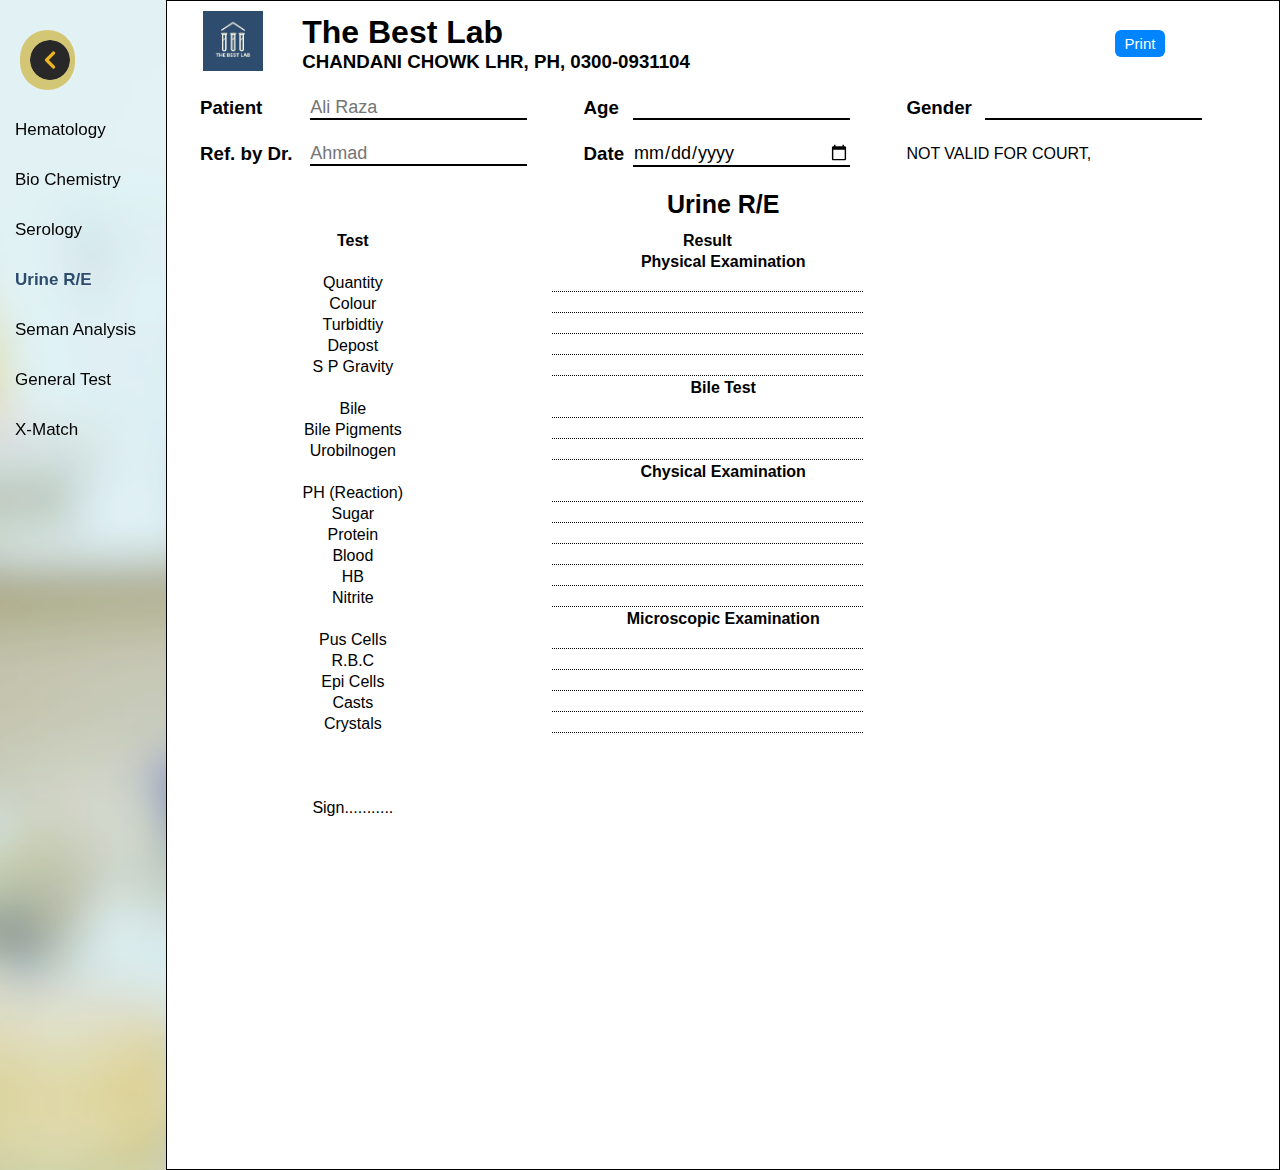
<file: Urine.html>
<!DOCTYPE html>
<html lang="en">
    <head>
        <meta charset="UTF-8">
        <meta name="viewport" content="width=device-width, initial-scale=1.0">
        <link rel="stylesheet" href="report.css">
        <link rel = "icon" href = "Pics/iconn.jpg" type = "image/x-icon">
        <title>The Best Lab</title>
    </head>
<body>
    <div class="main">
        <div class="side-nav">
            <div class="back">
                <a href="Report.html"><img src="Pics/back.png" alt="">
                </a>
            </div>
            <ul>
                <li class="link"><a href="Hematology.html">Hematology</a></li>
                <li><a href="Chemistry.html">Bio Chemistry</a></li>
                <li><a href="Serology.html">Serology</a></li>
                <li><a href="Urine.html" style="color: #2E4C6E; font-weight: 600;">Urine R/E</a></li>
                <li><a href="Seman.html">Seman Analysis</a></li>
                <li><a href="General.html">General Test</a></li>
                <li><a href="Match.html">X-Match</a></li>
            </ul>
        </div>
        <div class="container">
            <table border="0" width="100%" height="6%" align="center" class="head">
                <tr>
                    <td width="10%">
                        <img src="../Pics/iconn.jpg" alt="">
                    </td>
                    <td width="70%"><h1>The Best Lab</h1>
                        <h3>CHANDANI CHOWK LHR, PH, 0300-0931104</h3>
                    </td>
                    <td><Button onclick="window.print();" class="btn">Print</Button></td>
                </tr>   
            </table>
            <table border="0" width="100%" height="8%" align="left" class="entry">
                <tr class="info">
                <td><h3>Patient</h3></td>
                <td><h3><input type="text" placeholder="Ali Raza"></h3></td>
                <td><h3>Age</h3></td>
                <td><h3><input type="text"></h3></td>
                <td><h3>Gender</h3></td>
                <td><h3><input type="text" ></h3></td>
                </tr>
                <tr class="info">
                <td><h3>Ref. by Dr.</h3></td>
                <td><h3><input type="text" placeholder="Ahmad"></h3></td>
                <td><h3>Date</h3></td>
                <td><h3><input type="date"></h3></td>
                <td colspan="2"><p>NOT VALID FOR COURT,</p></td>
                </tr>
                </table>
                <br><br>
                <table border="0" border-radius="5px" width="100%" height="50%" align="left" class="data">
                    <tr>
                        <td colspan="3" id="t1"><b>Urine R/E</b></td></tr>
                        <tr class="data1">
                        <td width="30%"><b>Test</b></td>
                        <td width="37%" align="center"><b>Result</b></td>
                        <td width="33%" align="center"><b></b></td>
                    </tr>
                    <tr>
                        <td colspan="3"><b>Physical Examination</b></td>
                    </tr>
                    <tr>
                        <td>Quantity</td>
                        <td id="txt"><input type="text"></td>
                    </tr>
                    <tr>
                        <td>Colour</td>
                        <td id="txt"><input type="text"></td>
                    </tr>
                    <tr>
                        <td>Turbidtiy</td>
                        <td id="txt"><input type="text"></td>
                    </tr>
                    <tr>
                        <td>Depost</td>
                        <td id="txt"><input type="text"></td>
                    </tr>
                    <tr>
                        <td>S P Gravity</td>
                        <td id="txt"><input type="text"></td>
                    </tr>
                    <tr>
                        <td colspan="3"><b>Bile Test</b></td>
                    </tr>
                    <tr>
                        <td>Bile</td>
                        <td id="txt"><input type="text"></td>
                    </tr>
                    <tr>
                        <td>Bile Pigments</td>
                        <td id="txt"><input type="text"></td>
                    </tr>
                    <tr>
                        <td>Urobilnogen</td>
                        <td id="txt"><input type="text"></td>
                    </tr>
                    <tr>
                        <td colspan="3"><b>Chysical Examination</b></td>
                    </tr>
                    <tr>
                        <td>PH (Reaction)</td>
                        <td id="txt"><input type="text"></td>
                    </tr>
                    <tr>
                        <td>Sugar</td>
                        <td id="txt"><input type="text"></td>
                    </tr>
                    <tr>
                        <td>Protein</td>
                        <td id="txt"><input type="text"></td>
                    </tr>
                    <tr>
                        <td>Blood</td>
                        <td id="txt"><input type="text"></td>
                    </tr>
                    <tr>
                        <td>HB</td>
                        <td id="txt"><input type="text"></td>
                    </tr>
                    <tr>
                        <td>Nitrite</td>
                        <td id="txt"><input type="text"></td>
                    </tr>
                    <tr>
                        <td colspan="3"><b>Microscopic Examination</b></td>
                    </tr>
                    <tr>
                        <td>Pus Cells</td>
                        <td id="txt"><input type="text"></td>
                    </tr>
                    <tr>
                        <td>R.B.C</td>
                        <td id="txt"><input type="text"></td>
                    </tr>
                    <tr>
                        <td>Epi Cells</td>
                        <td id="txt"><input type="text"></td>
                    </tr>
                    <tr>
                        <td>Casts</td>
                        <td id="txt"><input type="text"></td>
                    </tr>
                    <tr>
                        <td>Crystals</td>
                        <td id="txt"><input type="text"></td>
                    </tr>
                    <tr class="foot">
                        <td>&nbsp;</td>
                    </tr>
                    <tr class="foot">
                        <td>&nbsp;</td>
                    </tr>
                    <tr class="foot">
                        <td>&nbsp;</td>
                    </tr>
                    <tr class="foot">
                        
                        <td><p>Sign...........</p></td>
                    </tr>
                </table>
        </div>
    </div>
</body>
</html>
</file>
<file: style.css>
*{
    padding: 0%;
    margin: 0%;
    box-sizing: border-box;
    font-family: 'Poppins', sans-serif;
}

/* Main Container */
.header{
    width: 100%;
    height: 100vh;
    background: url(Pics/bgg.jpg);
    background-position: center;
    background-size: cover;
}

/* Navbar Work */
.side-nav{
    width: 250px;
    height: 100%;
    position: fixed;
    top: 0;
    left: 0;
    padding: 30px 15px;
    background: rgba(255, 255, 255, 0.2);
    backdrop-filter: blur(2px);
}

/* Home user profile */
.user{
    display: flex;
    align-items: center;
    width: 100%;
    font-size: 12px;
    padding: 10px;
    border-radius: 8px;
    margin-left: auto;
    margin-right: auto;
    background: rgba(255, 255, 255, 0.2);
    backdrop-filter: blur(5px);
}
.user h2{
    font-size: 20px;
    font-weight: 600;
    color: #2E4C6E;
    display: flex;
    justify-content: flex-start;
    padding-left: 10px;
}
.user p{
    font-size: 11px;
    font-weight: 600;
    color: #2E4C6E;
    padding-left: 10px;
}
.user img{
    width: 40px;
    border-radius: 50%;
    margin: 0 5px;
}

/* Home & Report Back Button */
.back{
    display: flex;
    align-items: center;
    width: 100%;
    font-size: 12px;
    padding: 10px;
    border-radius: 8px;
    margin-left: auto;
    margin-right: auto;
    background: rgba(255, 255, 255, 0.2);
    backdrop-filter: blur(5px);
}
.back a{
    display: flex;
    justify-content: center;
    text-decoration: none;
}
.back a h1{
    font-size: 25px;
    font-weight: 600;
    color: #000;
    display: flex;
    justify-content: flex-start;
    padding-left: 0px;
}
.back a img{
    width: 40px;
    border-radius: 50%;
    margin: 0 20px;
}
.back a p{
    font-size: 11px;
    font-weight: 600;
    color: #000;
    padding-left: 0px;
}

/* Navbar Work of Home & Report Page */
.side-nav ul{
    list-style: none;
    padding: 0 15px;
}
.side-nav ul .reports:hover{
    background-color: rgba(27, 115, 216, 0.301);
}
.side-nav ul li{
    margin: 30px 0;
    display: flex;
    align-items: center;
    justify-content: flex-start;
    cursor: pointer;
    list-style: none;
}
.side-nav ul li:hover{
    font-weight: 600;
    color: white;
}
.side-nav ul li img{
    width: 40px;
    border-radius: 50%;
    margin: 0 15px;
}
.side-nav ul li a{
    text-decoration: none;
    color: black;
    font-style: bold;
    font-size: 20px; 
    font-weight: 500;   
}
.side-nav ul li a:hover{
    color: white;
}
.side-nav ul li .link{
    padding-left: 15px;
}

/* Home and Report Body Part */
.header .body{
    width: 80%;
    height: 1%;
    border-radius: 8px;
    margin-left: 260px;
}
.header .body span{
    font-style: bold;
}

/* Report Body animation card Part */
.header .body .head{
    display: flex;
    justify-content: center;
    height: 100vh;
    align-items: center;
}
.header .body .head .container{
    display: flex;
}
.header .body .head .container .card{
    height: 350px;
    margin: 0 25px;
    box-shadow: 5px 5px 20px black;
    overflow: hidden;
}
.header .body .head .container img{
    height: 420px;
    width: 260px;
    border-radius: 8px;
}
.header .body .head .container .intro{
    height: 50px;
    width: 260px;
    padding: 0 2px;
    box-sizing: border-box;
    position: absolute;
    bottom: 150px;
    background: rgba(27, 27, 27, 0.658);
    color: white;
    transition: .5s;
}
.header .body .head .container .intro h1{
    margin: 10px;
    font-size: 25px;
}
.header .body .head .container .intro p{
    margin: 10px;
    font-size: 15px;
    visibility: hidden;
    opacity: 0;
}
.header .body .head .container .card:hover{
    cursor: pointer;
}
.header .body .head .container .card:hover .intro{
    height: 140px;
    bottom: 150px;
    background: #000;
    overflow: hidden;
}
.header .body .head .container .card:hover p{
    opacity: 1;
    visibility: visible;
}
.header .body .head .container .card:hover img{
    transform: scale(1.1) rotate(-5deg);
}

/* Home Text part */
.header .body .h-txt p{
    font-size: 30px;
    color: #2E4C6E;
    padding: 18% 0 0 5%;
}
.header .body .h-txt blockquote{
    padding: 5px 0 0 5%;
    color: black;
    font-size: 20px;
}

/* Learn button */
.header .body .table{
    margin-top: 15px;
}
.header .body .table a{
    text-decoration: none;
    color: #fff;
    background-color: rgb(0, 132, 255);
    width: 200px;
    font-weight: 200;
    border-radius: 6px;
    margin-left: 5%;
    margin-top: 5%;
    padding: 8px 40px;
    text-align: center;
    font-size: 20px;
}
.header .body .table a:hover{
    background-color: rgb(0, 132, 255);
    color: #fff;
    padding: 8px 40px;
}
</file>
<file: report.css>
*{
    padding: 0%;
    margin: 0%;
    box-sizing: border-box;
    font-family: 'Poppins', sans-serif;
}

/* Print Function */
@media print{
    body *:not(.container):not(.container *){
        visibility: hidden;
    }
}
.container, .container * {
    visibility: visible;
    overflow: hidden;
    size: cover;
}

/* Main Body Css */
.main{
    width: 100%;
    height: 130vh;
    background: url(../Pics/bgg.jpg);
    background-position: center;
    background-size: cover;
}

/* Navbar of Reports */
.side-nav{
    width: 13%;
    height: 170vh;
    position: fixed;
    top: 0;
    left: 0;
    padding: 30px 15px;
    background: rgba(255, 255, 255, 0.2);
    backdrop-filter: blur(2px);
}
.side-nav ul{
    position: fixed;
}
.side-nav ul .reports:hover{
    background-color: rgba(27, 115, 216, 0.301);
}
.side-nav ul li{
    margin: 30px 0;
    display: flex;
    align-items: center;
    justify-content: flex-start;
    cursor: pointer;
    list-style: none;
}
.side-nav ul li a{
    text-decoration: none;
    color: #000;
    font-size: 17px;
}
.side-nav ul li a:hover{
    font-weight: 600;
    font-size: large;
    color: #2E4C6E;
}

/* Back Button */
.back{
    display: flex;
    align-items: center;
    width: 40%;
    font-size: 12px;
    padding: 10px;
    border-radius: 50px;
    margin-left: 5px;
    margin-right: auto;
    background: rgba(192, 158, 7, 0.541);
    backdrop-filter: blur(5px);
}
.back a{
    display: flex;
    justify-content: center;
    text-decoration: none;
}
.back a h1{
    font-size: 25px;
    font-weight: 600;
    color: #000;
    display: flex;
    justify-content: flex-start;
    padding-left: 0px;
}
.back a img{
    width: 40px;
    border-radius: 50%;
    margin: 0 0px;
}

/* Report body */
.container{
    position: absolute;
    top: 0;
    left: 0;
    overflow: hidden;
    margin-left: 13%;
    padding-left: 2%;
    padding-right: 2%;
    width: 87%;
    height: 130vh;
    background-color: #fff;
    border:1px solid #000;
}

/* Reports Head */
.container .head{
    padding-left: 0px;
}
.container .head tr td img{
    width: 60px;
    height: 60px;
    margin: 8px;
}

/* Reports Patient Details */
.container .entry{
    margin-left: 5px;
}
/* Report patient detailc*/
.info{
    text-align: left;
    width: 350px;
    height: 20px;
}
.info input{
    border: none;
    outline: none;
    background: none;
    color: black;
    font-size: 18px;
    width: 80%;
    border-bottom: 2px solid black;
}
.info h3 select{
    width: 40%;
    height: 50%;
    align-content: flex-start;
    text-align: left;
    border: none;
    border-radius: 5px;
}
/* X-Match Entry Info */
.data .info input{
    border: none;
    outline: none;
    background: none;
    color: black;
    font-size: 18px;
    border-bottom: 1px solid black;
}
.data .info{
    text-align: left;
    width: 350px;
    height: 20px;
}
.info h3 select{
    width: 40%;
    height: 50%;
    align-content: flex-start;
    text-align: left;
    border: none;
    border-radius: 5px;
}
/* Reports Test Name Headings */
#t1{
    text-align: center;
    font-size: 25px;
    padding: 10px 0px;
    align-items: center;
}

/* Reports Test headings */
.data tr td{
    text-align: center;
    padding-top: 1px;
}
.data tr td input{
    width: 80%;
    text-align: center;
    border-style: none;
    outline: none;
    border-bottom: 1px dotted black;
}

/* report columns */
#txt{
    text-align: center;
}

/* Print Btn */
.btn{
    background-color: rgb(0, 132, 255);
    color: #fff;
    border-style: none;
    border-radius: 6px;
    padding: 5px 10px;
    margin-left: 35%;
    text-align: center;
    font-size: 15px;
}

/* Footer Work */
.foot td{
    text-align: center;
}
</file>
<file: learn.css>
*{
    padding: 0%;
    margin: 0%;
    box-sizing: border-box;
    font-family: 'Poppins', sans-serif;
}

/* Main Body Css */
.main{
    width: 100%;
    height: 100vh;
    background: url(../Pics/bgg.jpg);
    background-position: center;
    background-size: cover;
}

/* Navbar of Reports */
.side-nav{
    width: 6%;
    height: 100vh;
    position: fixed;
    top: 0;
    left: 0;
    padding: 30px 15px;
    background: rgba(255, 255, 255, 0.2);
    backdrop-filter: blur(2px);
}
.side-nav ul{
    list-style: none;
    padding-left: 5px;
}
.side-nav ul li{
    padding-top: 20px;
}
.back{
    display: flex;
    align-items: center;
    width: 40%;
    padding: 10px 2px;
    border-radius: 50px;
}
.back a img{
    width: 40px;
    border-radius: 50%;
}
.main .body .head{
    display: flex;
    justify-content: center;
    height: 100vh;
    align-items: center;
}
.main .body .head .container{
    display: flex;
}
.main .body .head .container .card{
    height: 350px;
    margin: 0 25px;
    box-shadow: 5px 5px 20px black;
    overflow: hidden;
}
.main .body .head .container img{
    height: 420px;
    width: 260px;
    border-radius: 8px;
}
.main .body .head .container .intro{
    height: 50px;
    width: 260px;
    padding: 0 2px;
    box-sizing: border-box;
    position: absolute;
    bottom: 150px;
    background: rgba(27, 27, 27, 0.658);
    color: white;
    transition: .5s;
}
.main .body .head .container .intro h1{
    margin: 10px;
    font-size: 25px;
}
.main .body .head .container .intro p{
    margin: 10px;
    font-size: 15px;
    visibility: hidden;
    opacity: 0;
}
.main .body .head .container .card:hover{
    cursor: pointer;
}
.main .body .head .container .card:hover .intro{
    height: 140px;
    bottom: 150px;
    background: #000;
    overflow: hidden;
}
.main .body .head .container .card:hover p{
    opacity: 1;
    visibility: visible;
}
.main .body .head .container .card:hover img{
    transform: scale(1.1) rotate(-5deg);
}
</file>
